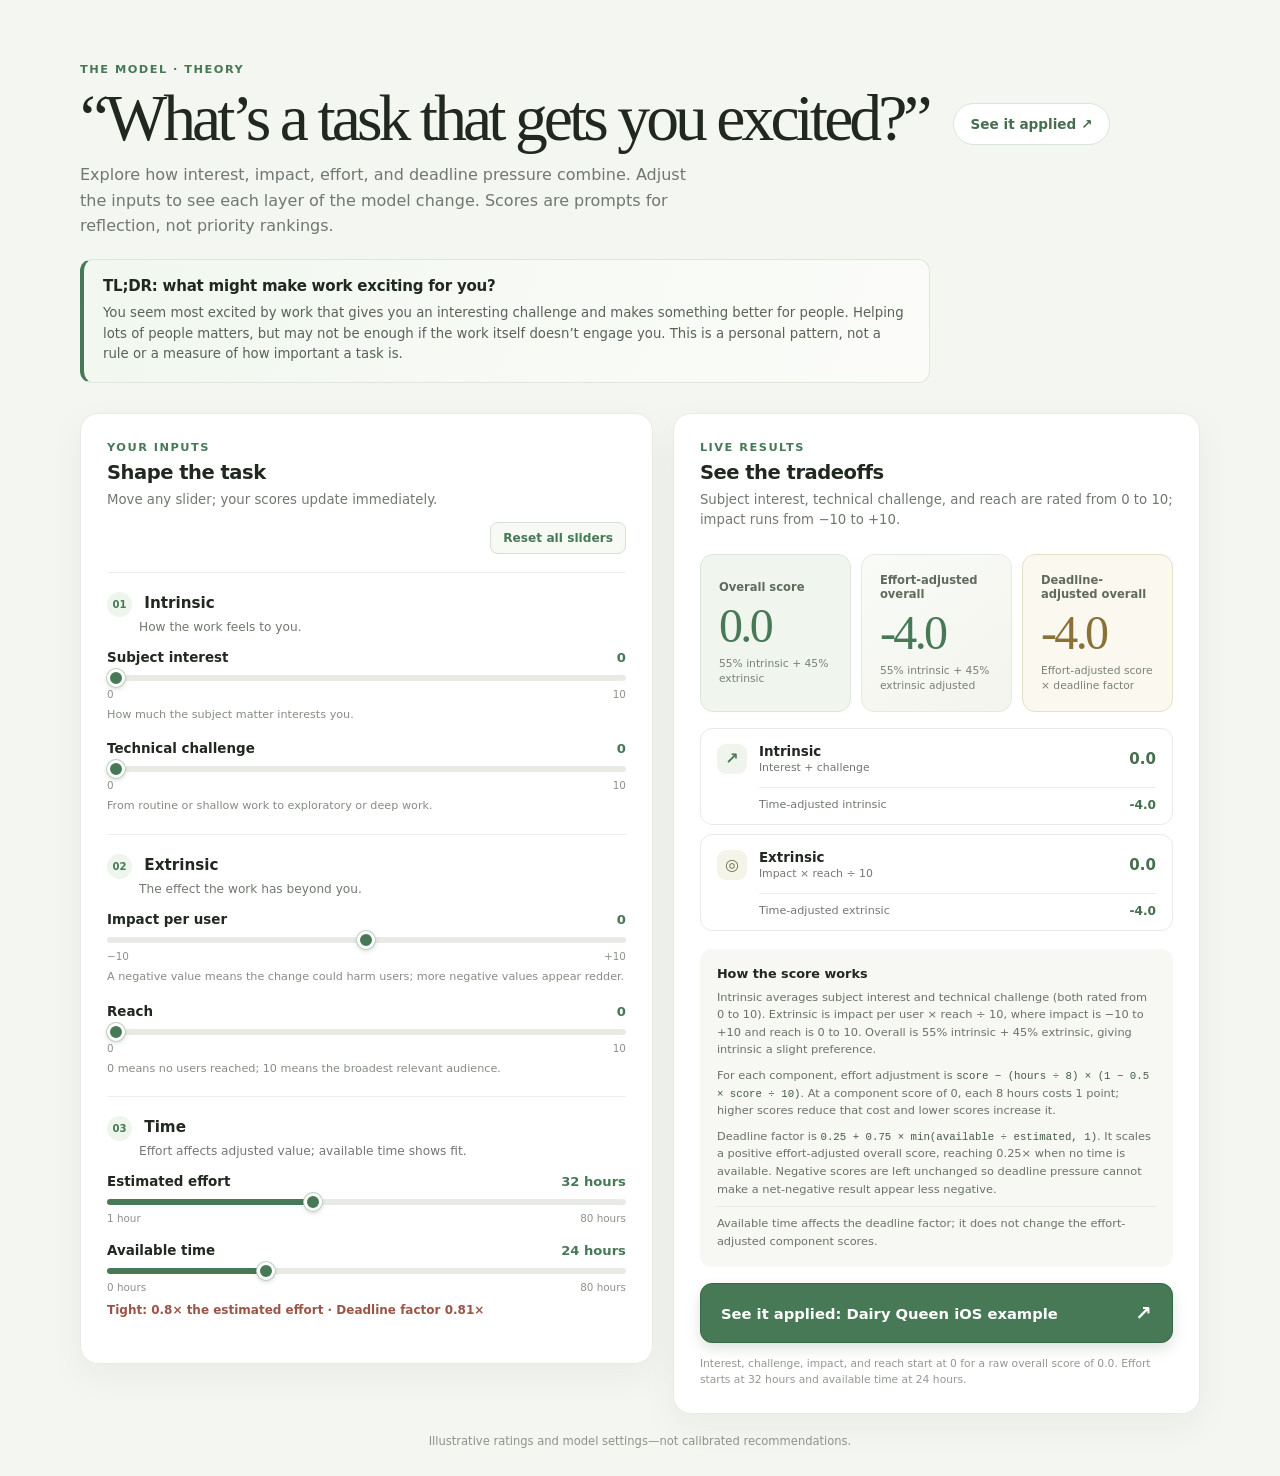
<file: index.html>
<!doctype html>
<html lang="en">
  <head>
    <meta charset="utf-8" />
    <meta name="viewport" content="width=device-width, initial-scale=1" />
    <meta
      name="description"
      content="Explore how ratings, effort, and deadline pressure shape the task scoring model."
    />
    <title>“What’s a task that gets you excited?” | The Model</title>
    <link rel="stylesheet" href="css/interactive.css" />
    <script src="js/interactive.js" defer></script>
  </head>
  <body>
    <main class="page">
      <header class="page-header">
        <div>
          <p class="eyebrow">The model · theory</p>
          <div class="page-title-row">
            <h1>“What’s a task that gets you excited?”</h1>
            <a class="applied-link" href="applied-example.html">
              See it applied <span aria-hidden="true">↗</span>
            </a>
          </div>
          <p class="intro">
            Explore how interest, impact, effort, and deadline pressure combine.
            Adjust the inputs to see each layer of the model change. Scores are
            prompts for reflection, not priority rankings.
          </p>
          <aside class="example-tldr" aria-labelledby="example-tldr-title">
            <h2 id="example-tldr-title">TL;DR: what might make work exciting for you?</h2>
            <p>
              You seem most excited by work that gives you an interesting
              challenge and makes something better for people. Helping lots of
              people matters, but may not be enough if the work itself doesn’t
              engage you. This is a personal pattern, not a rule or a measure
              of how important a task is.
            </p>
          </aside>
        </div>
      </header>

      <section class="workspace" aria-label="Task score explorer">
        <section class="controls-panel" aria-labelledby="inputs-title">
          <div class="section-heading">
            <p class="eyebrow">Your inputs</p>
            <h2 id="inputs-title">Shape the task</h2>
            <p>Move any slider; your scores update immediately.</p>
          </div>
          <button class="reset-button" id="reset-controls" type="button">Reset all sliders</button>

          <fieldset class="metric-group">
            <legend><span class="group-number">01</span> Intrinsic</legend>
            <p class="group-description">How the work feels to you.</p>
            <div class="slider-control">
              <div class="slider-label">
                <label for="interest">Subject interest</label>
                <output for="interest" id="interest-value">0</output>
              </div>
              <input id="interest" name="interest" type="range" min="0" max="10" step="0.5" value="0" />
              <div class="range-ends" aria-hidden="true"><span>0</span><span>10</span></div>
              <p class="metric-hint">How much the subject matter interests you.</p>
            </div>
            <div class="slider-control">
              <div class="slider-label">
                <label for="challenge">Technical challenge</label>
                <output for="challenge" id="challenge-value">0</output>
              </div>
              <input id="challenge" name="challenge" type="range" min="0" max="10" step="0.5" value="0" />
              <div class="range-ends" aria-hidden="true"><span>0</span><span>10</span></div>
              <p class="metric-hint">From routine or shallow work to exploratory or deep work.</p>
            </div>
          </fieldset>

          <fieldset class="metric-group">
            <legend><span class="group-number">02</span> Extrinsic</legend>
            <p class="group-description">The effect the work has beyond you.</p>
            <div class="slider-control">
              <div class="slider-label">
                <label for="impact">Impact per user</label>
                <output for="impact" id="impact-value">0</output>
              </div>
              <input class="impact-range" id="impact" name="impact" type="range" min="-10" max="10" step="1" value="0" />
              <div class="range-ends" aria-hidden="true"><span>−10</span><span>+10</span></div>
              <p class="metric-hint">A negative value means the change could harm users; more negative values appear redder.</p>
            </div>
            <div class="slider-control">
              <div class="slider-label">
                <label for="reach">Reach</label>
                <output for="reach" id="reach-value">0</output>
              </div>
              <input id="reach" name="reach" type="range" min="0" max="10" step="0.1" value="0" />
              <div class="range-ends" aria-hidden="true"><span>0</span><span>10</span></div>
              <p class="metric-hint">0 means no users reached; 10 means the broadest relevant audience.</p>
            </div>
          </fieldset>

          <fieldset class="metric-group effort-group">
            <legend><span class="group-number">03</span> Time</legend>
            <p class="group-description">Effort affects adjusted value; available time shows fit.</p>
            <div class="slider-control">
              <div class="slider-label">
                <label for="effort">Estimated effort</label>
                <output for="effort" id="effort-value">32 hours</output>
              </div>
              <input id="effort" name="effort" type="range" min="1" max="80" step="1" value="32" />
              <div class="range-ends" aria-hidden="true"><span>1 hour</span><span>80 hours</span></div>
            </div>
            <div class="slider-control">
              <div class="slider-label">
                <label for="budget">Available time</label>
                <output for="budget" id="budget-value">24 hours</output>
              </div>
                <input
                  id="budget"
                  name="budget"
                  type="range"
                  min="0"
                  max="80"
                  step="1"
                  value="24"
                />
              <div class="range-ends" aria-hidden="true"><span>0 hours</span><span>80 hours</span></div>
              <p class="time-fit" id="time-fit" aria-live="polite"></p>
            </div>
          </fieldset>
        </section>

        <section class="results-panel" aria-labelledby="results-title">
          <div class="section-heading">
            <p class="eyebrow">Live results</p>
            <h2 id="results-title">See the tradeoffs</h2>
            <p>Subject interest, technical challenge, and reach are rated from 0 to 10; impact runs from −10 to +10.</p>
          </div>

          <div class="score-summary" aria-live="polite" aria-atomic="true">
            <article class="score-card score-card-primary">
              <span class="score-label">Overall score</span>
              <strong class="score-value" id="overall-score">0.0</strong>
              <span class="score-caption">55% intrinsic + 45% extrinsic</span>
            </article>
            <article class="score-card score-card-adjusted">
              <span class="score-label">Effort-adjusted overall</span>
              <strong class="score-value" id="adjusted-score">-4.0</strong>
              <span class="score-caption">55% intrinsic + 45% extrinsic adjusted</span>
            </article>
            <article class="score-card score-card-deadline">
              <span class="score-label">Deadline-adjusted overall</span>
              <strong class="score-value" id="deadline-score">-4.0</strong>
              <span class="score-caption">Effort-adjusted score × deadline factor</span>
            </article>
          </div>

          <div class="component-scores">
            <article class="component-card">
              <div class="component-heading">
                <span class="component-icon" aria-hidden="true">↗</span>
                <div><h3>Intrinsic</h3><p>Interest + challenge</p></div>
                <strong id="intrinsic-score">0.0</strong>
              </div>
              <div class="component-detail">
                <span>Time-adjusted intrinsic</span><strong id="adjusted-intrinsic">-4.0</strong>
              </div>
            </article>
            <article class="component-card">
              <div class="component-heading">
                <span class="component-icon component-icon-extrinsic" aria-hidden="true">◎</span>
                <div><h3>Extrinsic</h3><p>Impact × reach ÷ 10</p></div>
                <strong id="extrinsic-score">0.0</strong>
              </div>
              <div class="component-detail">
                <span>Time-adjusted extrinsic</span><strong id="adjusted-extrinsic">-4.0</strong>
              </div>
            </article>
          </div>

          <aside class="model-note">
            <h3>How the score works</h3>
            <p>Intrinsic averages subject interest and technical challenge (both rated from 0 to 10). Extrinsic is impact per user × reach ÷ 10, where impact is −10 to +10 and reach is 0 to 10. Overall is 55% intrinsic + 45% extrinsic, giving intrinsic a slight preference.</p>
            <p>For each component, effort adjustment is <code>score − (hours ÷ 8) × (1 − 0.5 × score ÷ 10)</code>. At a component score of 0, each 8 hours costs 1 point; higher scores reduce that cost and lower scores increase it.</p>
            <p>Deadline factor is <code>0.25 + 0.75 × min(available ÷ estimated, 1)</code>. It scales a positive effort-adjusted overall score, reaching 0.25× when no time is available. Negative scores are left unchanged so deadline pressure cannot make a net-negative result appear less negative.</p>
            <p class="time-note">Available time affects the deadline factor; it does not change the effort-adjusted component scores.</p>
          </aside>
          <a class="applied-cta" href="applied-example.html">
            <span>See it applied: Dairy Queen iOS example</span>
            <span class="applied-cta-arrow" aria-hidden="true">↗</span>
          </a>
          <p class="starting-values">Interest, challenge, impact, and reach start at 0 for a raw overall score of 0.0. Effort starts at 32 hours and available time at 24 hours.</p>
        </section>
      </section>
      <footer>Illustrative ratings and model settings—not calibrated recommendations.</footer>
    </main>
  </body>
</html>
</file>
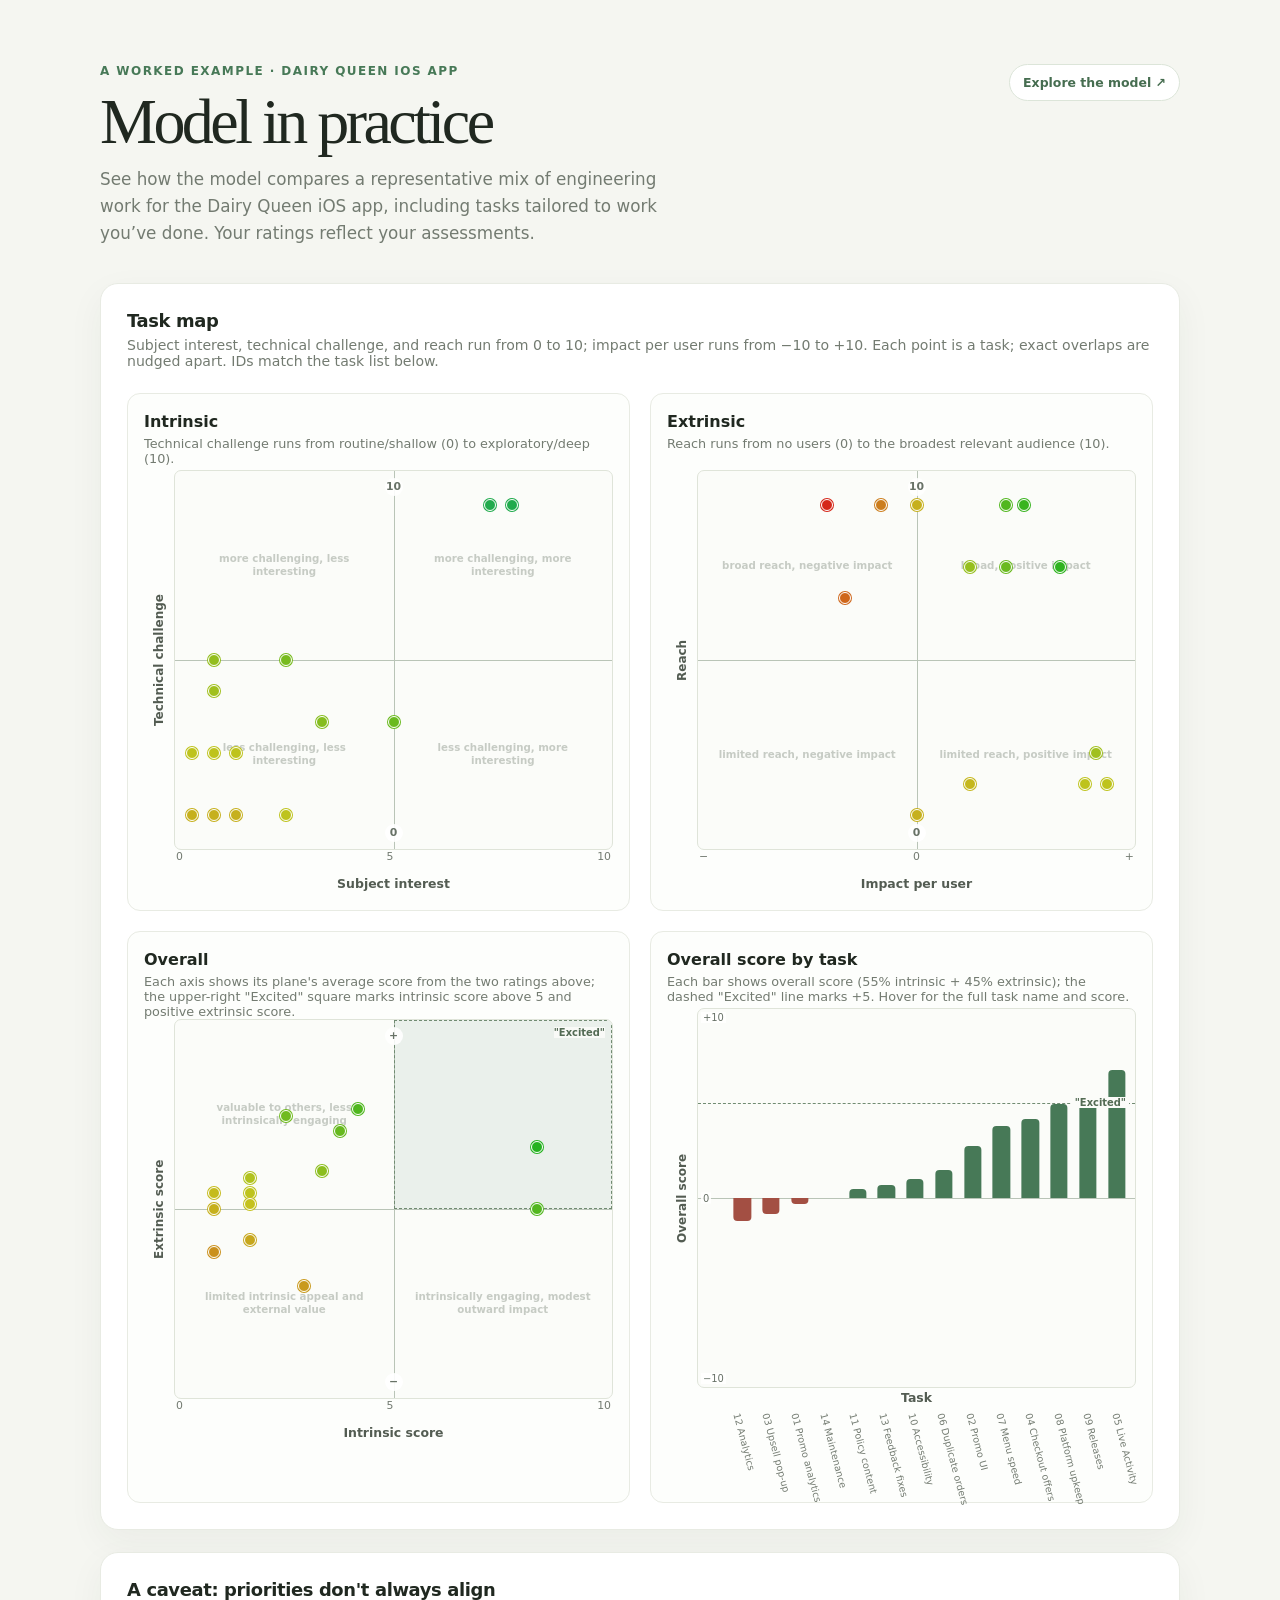
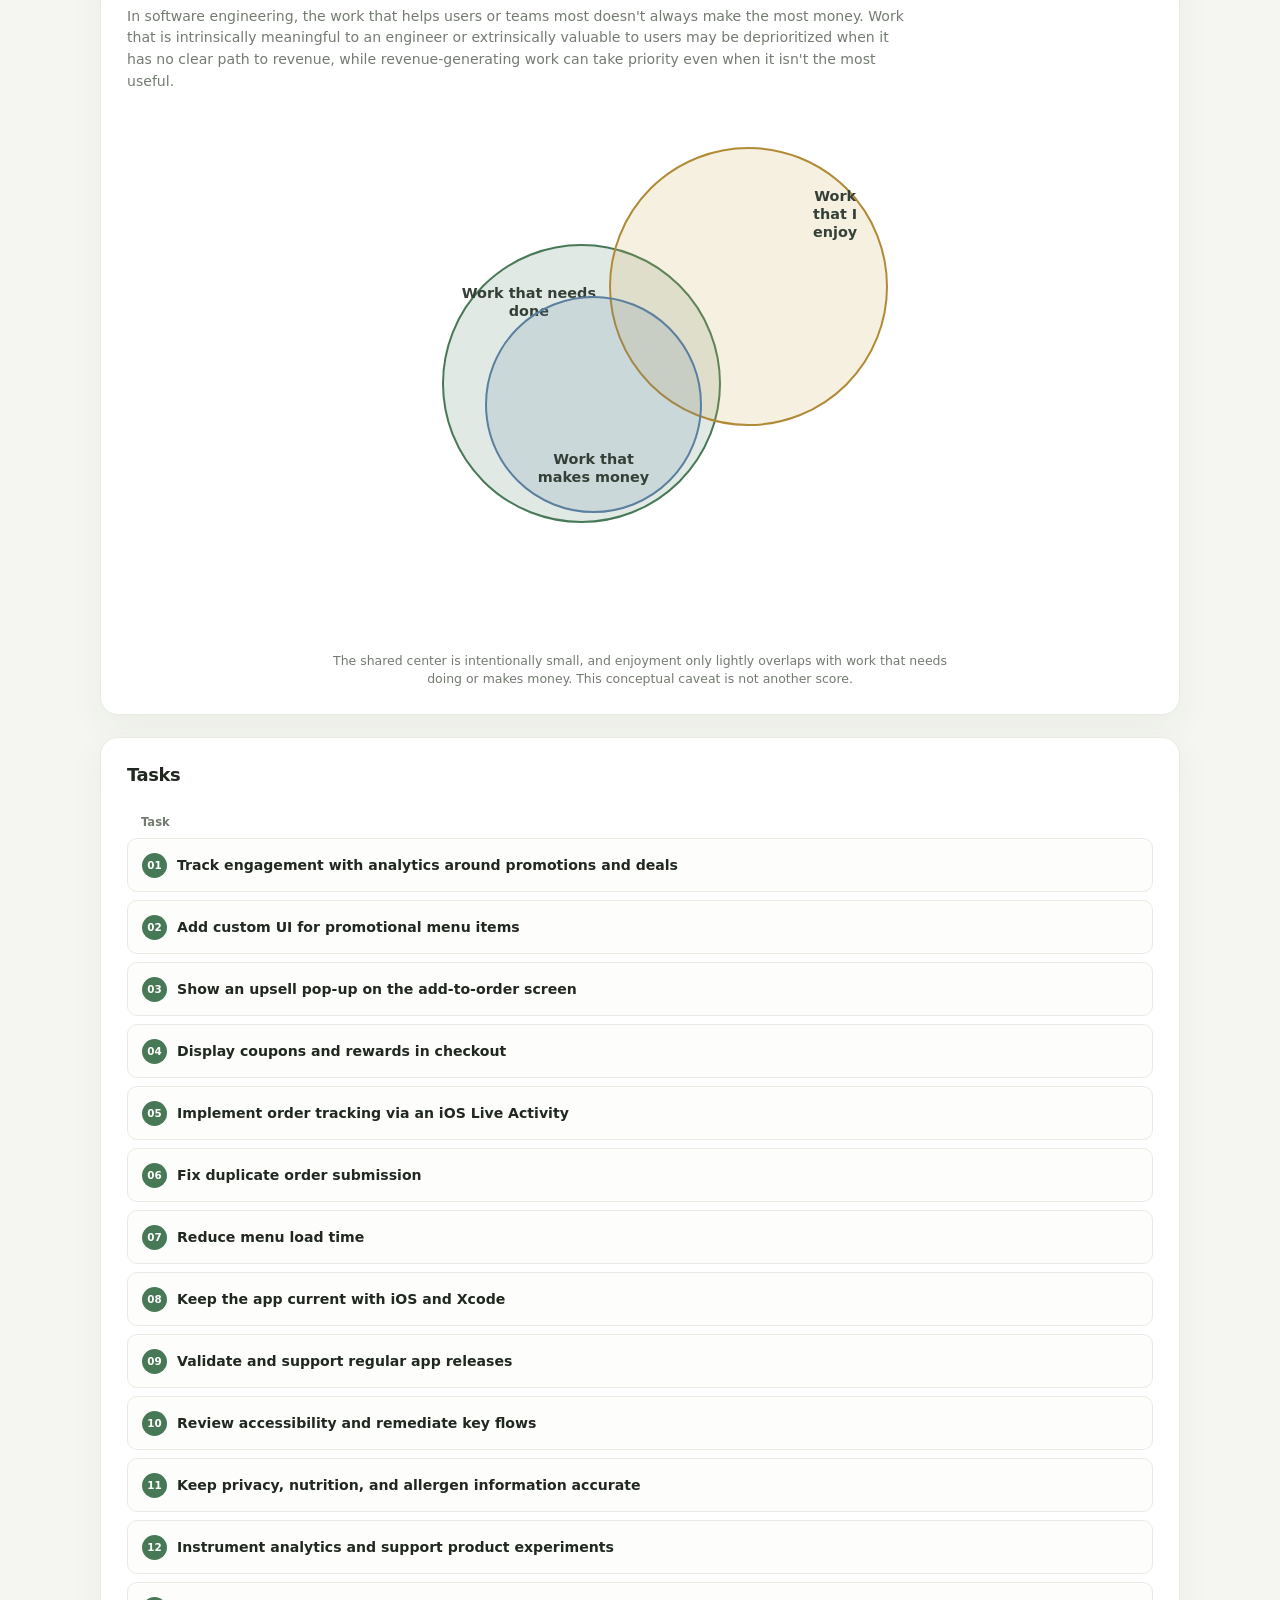
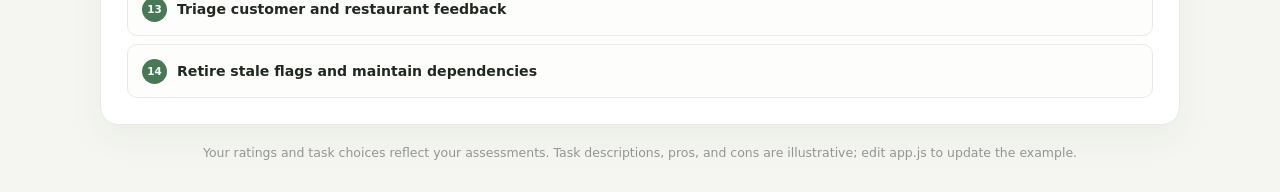
<file: applied-example.html>
<!doctype html>
<html lang="en">
  <head>
    <meta charset="utf-8" />
    <meta name="viewport" content="width=device-width, initial-scale=1" />
    <meta
      name="description"
      content="See the scoring model applied to a representative mix of Dairy Queen iOS engineering work."
    />
    <title>“What’s a task that gets you excited?” | Applied Example</title>
    <link rel="stylesheet" href="css/styles.css" />
    <link rel="stylesheet" href="css/charts.css" />
    <link rel="stylesheet" href="css/task-details.css" />
    <script src="js/task-data.js" defer></script>
    <script src="js/app.js" defer></script>
  </head>
  <body>
    <main class="page">
      <header class="page-header">
        <div>
          <p class="eyebrow">A worked example · Dairy Queen iOS app</p>
          <h1>Model in practice</h1>
          <p class="intro">
            See how the model compares a representative mix of
            engineering work for the Dairy Queen iOS app, including tasks
            tailored to work you’ve done. Your ratings reflect your
            assessments.
          </p>
        </div>
        <a class="model-link" href="index.html">
          Explore the model <span aria-hidden="true">↗</span>
        </a>
      </header>

      <section class="board" aria-labelledby="map-title">
        <div class="board-heading">
          <div>
            <h2 id="map-title">Task map</h2>
            <p>Subject interest, technical challenge, and reach run from 0 to 10; impact per user runs from −10 to +10. Each point is a task; exact overlaps are nudged apart. IDs match the task list below.</p>
          </div>
        </div>

        <div class="plane-grid">
          <section class="plane-card" aria-labelledby="intrinsic-title">
            <div class="plane-heading">
              <h3 id="intrinsic-title">Intrinsic</h3>
              <p>Technical challenge runs from routine/shallow (0) to exploratory/deep (10).</p>
            </div>
            <div class="plane-chart">
              <div class="plane-y-label">Technical challenge</div>
              <div
                class="plane-plot plane-plot-positive-x"
                id="intrinsic-plot"
                role="group"
                aria-label="Intrinsic plane: subject interest by technical challenge"
              >
                <span class="y-sign y-sign-positive" aria-hidden="true">10</span>
                <span class="y-sign y-sign-negative" aria-hidden="true">0</span>
                <span class="quadrant-label quadrant-top-left" aria-hidden="true">more challenging, less interesting</span>
                <span class="quadrant-label quadrant-top-right" aria-hidden="true">more challenging, more interesting</span>
                <span class="quadrant-label quadrant-bottom-left" aria-hidden="true">less challenging, less interesting</span>
                <span class="quadrant-label quadrant-bottom-right" aria-hidden="true">less challenging, more interesting</span>
              </div>
              <div class="plane-x-label">Subject interest</div>
              <div class="plot-endpoints plot-endpoints-interest" aria-hidden="true">
                <span>0</span>
                <span>5</span>
                <span>10</span>
              </div>
            </div>
          </section>

          <section class="plane-card" aria-labelledby="extrinsic-title">
            <div class="plane-heading">
              <h3 id="extrinsic-title">Extrinsic</h3>
              <p>Reach runs from no users (0) to the broadest relevant audience (10).</p>
            </div>
            <div class="plane-chart">
              <div class="plane-y-label">Reach</div>
              <div
                class="plane-plot plane-plot-positive-y"
                id="extrinsic-plot"
                role="group"
                aria-label="Extrinsic plane: impact per user by reach"
              >
                <span class="y-sign y-sign-positive" aria-hidden="true">10</span>
                <span class="y-sign y-sign-negative" aria-hidden="true">0</span>
                <span class="quadrant-label quadrant-top-left" aria-hidden="true">broad reach, negative impact</span>
                <span class="quadrant-label quadrant-top-right" aria-hidden="true">broad, positive impact</span>
                <span class="quadrant-label quadrant-bottom-left" aria-hidden="true">limited reach, negative impact</span>
                <span class="quadrant-label quadrant-bottom-right" aria-hidden="true">limited reach, positive impact</span>
              </div>
              <div class="plane-x-label">Impact per user</div>
              <div class="plot-endpoints" aria-hidden="true">
                <span>−</span>
                <span>0</span>
                <span>+</span>
              </div>
            </div>
          </section>

          <section class="plane-card" aria-labelledby="combined-title">
            <div class="plane-heading">
              <h3 id="combined-title">Overall</h3>
              <p>Each axis shows its plane's average score from the two ratings above; the upper-right "Excited" square marks intrinsic score above 5 and positive extrinsic score.</p>
            </div>
            <div class="plane-chart">
              <div class="plane-y-label">Extrinsic score</div>
              <div
                class="plane-plot plane-plot-positive-x"
                id="combined-plot"
                role="group"
                aria-label="Combined view: intrinsic score by extrinsic score"
              >
                <span class="excited-zone" aria-hidden="true"><span>"Excited"</span></span>
                <span class="y-sign y-sign-positive" aria-hidden="true">+</span>
                <span class="y-sign y-sign-negative" aria-hidden="true">−</span>
                <span class="quadrant-label quadrant-top-left" aria-hidden="true">valuable to others, less intrinsically engaging</span>
                <span class="quadrant-label quadrant-bottom-left" aria-hidden="true">limited intrinsic appeal and external value</span>
                <span class="quadrant-label quadrant-bottom-right" aria-hidden="true">intrinsically engaging, modest outward impact</span>
              </div>
              <div class="plane-x-label">Intrinsic score</div>
              <div class="plot-endpoints plot-endpoints-interest" aria-hidden="true">
                <span>0</span>
                <span>5</span>
                <span>10</span>
              </div>
            </div>
          </section>

          <section class="plane-card" aria-labelledby="overall-chart-title">
            <div class="plane-heading">
              <h3 id="overall-chart-title">Overall score by task</h3>
              <p>Each bar shows overall score (55% intrinsic + 45% extrinsic); the dashed "Excited" line marks +5. Hover for the full task name and score.</p>
            </div>
            <div class="overall-chart">
              <div class="overall-y-label">Overall score</div>
              <div
                class="overall-plot"
                id="overall-plot"
                role="group"
                aria-label="Overall composed score for each task, from minus ten to plus ten"
              >
                <span class="score-tick score-tick-positive" aria-hidden="true">+10</span>
                <span class="score-tick score-tick-zero" aria-hidden="true">0</span>
                <span class="score-tick score-tick-negative" aria-hidden="true">−10</span>
                <span class="overall-excited-line" aria-hidden="true"><span>"Excited"</span></span>
                <div class="overall-bars" id="overall-bars"></div>
              </div>
              <div class="overall-x-label">Task</div>
              <div class="overall-task-labels" id="overall-task-labels" aria-hidden="true"></div>
            </div>
          </section>

        </div>
      </section>

      <section class="board value-caveat" aria-labelledby="value-caveat-title">
        <div class="board-heading">
          <div>
            <h2 id="value-caveat-title">A caveat: priorities don't always align</h2>
            <p>
              In software engineering, the work that helps users or teams most
              doesn't always make the most money. Work that is intrinsically
              meaningful to an engineer or extrinsically valuable to users may
              be deprioritized when it has no clear path to revenue, while
              revenue-generating work can take priority even when it isn't the
              most useful.
            </p>
          </div>
        </div>
        <figure class="venn-figure">
          <div
            class="venn-diagram"
            role="img"
            aria-label="Three overlapping circles: Work that needs done, Work that I enjoy, and Work that makes money."
            aria-describedby="venn-description"
          >
            <div class="venn-circle venn-needs"><span>Work that needs done</span></div>
            <div class="venn-circle venn-enjoy"><span>Work that I enjoy</span></div>
            <div class="venn-circle venn-money"><span>Work that makes money</span></div>
          </div>
          <figcaption id="venn-description">
            The shared center is intentionally small, and enjoyment only lightly
            overlaps with work that needs doing or makes money. This conceptual
            caveat is not another score.
          </figcaption>
        </figure>
      </section>

      <section class="board task-board" aria-labelledby="tasks-title">
        <div class="board-heading">
          <div>
            <h2 id="tasks-title">Tasks</h2>
          </div>
        </div>
        <div class="task-list-heading" aria-hidden="true">
          <span>Task</span>
        </div>
        <ol class="task-list" id="task-list"></ol>
      </section>

      <footer>
        <p>Your ratings and task choices reflect your assessments. Task descriptions, pros, and cons are illustrative; edit app.js to update the example.</p>
      </footer>
    </main>
    <div class="task-tooltip" id="task-tooltip" role="tooltip" aria-hidden="true"></div>
    <dialog class="task-modal" id="task-modal" aria-labelledby="task-modal-title">
      <div class="task-modal-header">
        <h2 id="task-modal-title"></h2>
        <button
          class="task-modal-close"
          id="task-modal-close"
          type="button"
          aria-label="Close task details"
        >
          ×
        </button>
      </div>
      <div id="task-modal-content"></div>
    </dialog>
  </body>
</html>
</file>
<file: css/interactive.css>
:root {
  color-scheme: light;
  font-family: Inter, ui-sans-serif, system-ui, -apple-system, BlinkMacSystemFont,
    "Segoe UI", sans-serif;
  color: #202820;
  background: #f4f6f1;
  font-synthesis: none;
  text-rendering: optimizeLegibility;
  --ink: #202820;
  --muted: #70796f;
  --line: #e1e7dc;
  --accent: #477957;
  --accent-soft: #eef5ec;
}

* {
  box-sizing: border-box;
}

body {
  min-width: 320px;
  min-height: 100vh;
  margin: 0;
}

.page {
  width: min(100% - 40px, 1120px);
  margin: 0 auto;
  padding: 62px 0 28px;
}

.page-header {
  display: flex;
  align-items: flex-end;
  justify-content: space-between;
  gap: 28px;
  margin-bottom: 30px;
}

.page-title-row {
  display: flex;
  flex-wrap: wrap;
  align-items: center;
  justify-content: space-between;
  gap: 12px 24px;
}

.page-title-row h1 {
  flex: 1 1 300px;
}

.applied-link {
  flex: none;
  padding: 12px 17px;
  border: 1px solid #dce5d9;
  border-radius: 999px;
  color: #466d50;
  background: #fff;
  font-size: 0.85rem;
  font-weight: 650;
  text-decoration: none;
}

.applied-link:hover {
  border-color: #b9cdb8;
  background: #f9fcf7;
}

.applied-link:focus-visible {
  outline: 3px solid #a6c1ac;
  outline-offset: 3px;
}

.eyebrow {
  margin: 0 0 10px;
  color: var(--accent);
  font-size: 0.71rem;
  font-weight: 750;
  letter-spacing: 0.13em;
  text-transform: uppercase;
}

h1,
h2,
h3,
p {
  margin-top: 0;
}

h1 {
  margin-bottom: 12px;
  font-family: Georgia, "Times New Roman", serif;
  font-size: clamp(2.7rem, 7vw, 4.1rem);
  font-weight: 500;
  letter-spacing: -0.06em;
  line-height: 0.98;
}

.intro {
  max-width: 620px;
  margin-bottom: 0;
  color: var(--muted);
  font-size: 1rem;
  line-height: 1.6;
}

.example-tldr {
  max-width: 850px;
  margin-top: 20px;
  padding: 17px 19px;
  border: 1px solid #dce8d9;
  border-left: 4px solid var(--accent);
  border-radius: 12px;
  background: linear-gradient(110deg, #f2f7f0, #fbfcf9);
}

.example-tldr h2 {
  margin-bottom: 8px;
  font-size: 0.94rem;
  letter-spacing: -0.015em;
}

.example-tldr p {
  margin-bottom: 8px;
  color: #586257;
  font-size: 0.83rem;
  line-height: 1.55;
}

.example-tldr p:last-child {
  margin-bottom: 0;
}

.workspace {
  display: grid;
  grid-template-columns: minmax(0, 1fr) minmax(0, 0.92fr);
  align-items: start;
  gap: 20px;
}

.controls-panel,
.results-panel {
  min-width: 0;
  padding: 26px;
  border: 1px solid #e8ebe3;
  border-radius: 18px;
  background: #fff;
  box-shadow: 0 12px 36px rgb(37 52 37 / 5%);
}

.section-heading {
  margin-bottom: 24px;
}

.section-heading .eyebrow {
  margin-bottom: 7px;
}

.section-heading h2 {
  margin-bottom: 6px;
  font-size: 1.22rem;
  letter-spacing: -0.025em;
}

.section-heading > p:last-child {
  margin-bottom: 0;
  color: var(--muted);
  font-size: 0.83rem;
  line-height: 1.5;
}

.reset-button {
  display: block;
  margin: -12px 0 18px auto;
  padding: 8px 12px;
  border: 1px solid #d7e1d4;
  border-radius: 8px;
  color: var(--accent);
  background: #f6f9f4;
  font: inherit;
  font-size: 0.76rem;
  font-weight: 650;
  cursor: pointer;
}

.reset-button:hover {
  background: var(--accent-soft);
}

.reset-button:focus-visible {
  outline: 3px solid #b6cfb8;
  outline-offset: 3px;
}

.metric-group {
  min-width: 0;
  margin: 0;
  padding: 19px 0 20px;
  border: 0;
  border-top: 1px solid #edf0e9;
}

.metric-group legend {
  float: left;
  width: 100%;
  margin-bottom: 3px;
  padding: 0;
  font-size: 0.95rem;
  font-weight: 700;
}

.group-number {
  display: inline-grid;
  width: 25px;
  height: 25px;
  margin-right: 7px;
  place-items: center;
  border-radius: 50%;
  color: var(--accent);
  background: var(--accent-soft);
  font-size: 0.63rem;
  font-variant-numeric: tabular-nums;
}

.group-description {
  clear: both;
  margin: 0 0 16px 32px;
  color: var(--muted);
  font-size: 0.76rem;
}

.slider-control + .slider-control {
  margin-top: 19px;
}

.slider-label {
  display: flex;
  align-items: center;
  justify-content: space-between;
  gap: 12px;
  margin-bottom: 10px;
}

.slider-label label {
  font-size: 0.84rem;
  font-weight: 650;
}

.slider-label output {
  min-width: 54px;
  color: var(--accent);
  font-size: 0.82rem;
  font-variant-numeric: tabular-nums;
  font-weight: 750;
  text-align: right;
}

input[type="range"] {
  display: block;
  width: 100%;
  height: 6px;
  margin: 0;
  border-radius: 999px;
  appearance: none;
  background: linear-gradient(
    to right,
    var(--accent) 0,
    var(--accent) var(--range-progress),
    #e7ebe4 var(--range-progress),
    #e7ebe4 100%
  );
  cursor: pointer;
}

input[type="range"].impact-range {
  background: linear-gradient(
    to right,
    #e7ebe4 0,
    #e7ebe4 calc(50% - var(--impact-negative-progress, 0%)),
    var(--impact-color, var(--accent))
      calc(50% - var(--impact-negative-progress, 0%)),
    var(--impact-color, var(--accent))
      calc(50% + var(--impact-positive-progress, 0%)),
    #e7ebe4 calc(50% + var(--impact-positive-progress, 0%)),
    #e7ebe4 100%
  );
}

input[type="range"]::-webkit-slider-thumb {
  width: 18px;
  height: 18px;
  border: 3px solid #fff;
  border-radius: 50%;
  appearance: none;
  background: var(--accent);
  box-shadow: 0 0 0 1px #bdd0bd, 0 2px 5px rgb(30 55 34 / 20%);
}

input[type="range"]::-moz-range-thumb {
  width: 13px;
  height: 13px;
  border: 3px solid #fff;
  border-radius: 50%;
  background: var(--accent);
  box-shadow: 0 0 0 1px #bdd0bd, 0 2px 5px rgb(30 55 34 / 20%);
}

input[type="range"].impact-range::-webkit-slider-thumb {
  background: var(--impact-color, var(--accent));
}

input[type="range"].impact-range::-moz-range-thumb {
  background: var(--impact-color, var(--accent));
}

input[type="range"]:focus-visible {
  outline: 3px solid #b6cfb8;
  outline-offset: 6px;
}

.range-ends {
  display: flex;
  justify-content: space-between;
  margin-top: 7px;
  color: #8b9389;
  font-size: 0.65rem;
  font-variant-numeric: tabular-nums;
}

.metric-hint {
  margin: 7px 0 0;
  color: #858d82;
  font-size: 0.7rem;
  line-height: 1.4;
}

.time-fit {
  margin: 10px 0 0;
  font-size: 0.75rem;
  font-weight: 700;
}

.fit-tight {
  color: #9a5548;
}

.fit-balanced {
  color: #477957;
}

.fit-slack {
  color: #967538;
}

.score-summary {
  display: grid;
  grid-template-columns: repeat(3, minmax(0, 1fr));
  gap: 10px;
  margin-bottom: 16px;
}

.score-card {
  display: flex;
  min-height: 150px;
  flex-direction: column;
  justify-content: center;
  padding: 18px;
  border: 1px solid #e5ebe1;
  border-radius: 13px;
  background: #f9fbf7;
}

.score-card-primary {
  border-color: #d9e7d7;
  background: #f0f6ed;
}

.score-card-adjusted {
  background: linear-gradient(145deg, #f9fbf7, #f3f4ed);
}

.score-card-deadline {
  border-color: #e7dfc9;
  background: #fbf8f0;
}

.score-card-deadline .score-value {
  color: #8a7137;
}

.score-label {
  color: #5f6b5d;
  font-size: 0.72rem;
  font-weight: 650;
}

.score-value {
  margin: 8px 0 6px;
  color: var(--accent);
  font-family: Georgia, "Times New Roman", serif;
  font-size: clamp(2.1rem, 4vw, 3rem);
  font-weight: 500;
  letter-spacing: -0.055em;
  line-height: 1;
  font-variant-numeric: tabular-nums;
}

.score-caption {
  color: #788175;
  font-size: 0.67rem;
  line-height: 1.4;
}

.component-scores {
  display: grid;
  gap: 9px;
}

.component-card {
  padding: 15px 16px 12px;
  border: 1px solid #e8ebe3;
  border-radius: 12px;
}

.component-heading {
  display: grid;
  grid-template-columns: 32px minmax(0, 1fr) auto;
  align-items: center;
  gap: 10px;
}

.component-icon {
  display: grid;
  width: 30px;
  height: 30px;
  place-items: center;
  border-radius: 9px;
  color: #477957;
  background: #eff5ec;
  font-size: 1rem;
  font-weight: 700;
}

.component-icon-extrinsic {
  color: #727a58;
  background: #f4f4e9;
}

.component-heading h3 {
  margin: 0 0 2px;
  font-size: 0.84rem;
}

.component-heading p {
  margin: 0;
  color: var(--muted);
  font-size: 0.68rem;
}

.component-heading > strong,
.component-detail strong {
  color: #456f4f;
  font-size: 0.94rem;
  font-variant-numeric: tabular-nums;
}

.component-detail {
  display: flex;
  justify-content: space-between;
  gap: 12px;
  margin: 13px 0 0 42px;
  padding-top: 10px;
  border-top: 1px solid #edf0e9;
  color: var(--muted);
  font-size: 0.7rem;
}

.component-detail strong {
  font-size: 0.76rem;
}

.model-note {
  margin-top: 18px;
  padding: 17px;
  border-radius: 12px;
  background: #f7f8f4;
}

.model-note h3 {
  margin-bottom: 8px;
  font-size: 0.8rem;
}

.model-note p {
  margin-bottom: 8px;
  color: #697267;
  font-size: 0.71rem;
  line-height: 1.55;
}

.model-note p:last-child {
  margin-bottom: 0;
}

.model-note code {
  color: #435b46;
  font-family: ui-monospace, SFMono-Regular, Menlo, monospace;
  font-size: 0.67rem;
  overflow-wrap: anywhere;
}

.model-note .time-note {
  padding-top: 8px;
  border-top: 1px solid #e5e9e0;
}

.applied-cta {
  display: flex;
  min-height: 60px;
  align-items: center;
  justify-content: space-between;
  gap: 16px;
  margin-top: 16px;
  padding: 16px 20px;
  border: 1px solid #386843;
  border-radius: 12px;
  color: #fff;
  background: var(--accent);
  box-shadow: 0 6px 14px rgb(39 81 48 / 15%);
  font-size: 0.92rem;
  font-weight: 700;
  text-decoration: none;
  transition: background-color 120ms ease, box-shadow 120ms ease, transform 120ms ease;
}

.applied-cta:hover {
  background: #386843;
  box-shadow: 0 8px 18px rgb(39 81 48 / 22%);
  transform: translateY(-1px);
}

.applied-cta:focus-visible {
  outline: 3px solid #a6c1ac;
  outline-offset: 3px;
}

.applied-cta-arrow {
  font-size: 1.25rem;
  line-height: 1;
}

.starting-values {
  margin: 13px 0 0;
  color: #92998f;
  font-size: 0.67rem;
  line-height: 1.45;
}

footer {
  padding-top: 20px;
  color: #8c9489;
  font-size: 0.72rem;
  text-align: center;
}

@media (max-width: 800px) {
  .page {
    width: min(100% - 32px, 620px);
    padding-top: 40px;
  }

  .page-header {
    align-items: flex-start;
    flex-direction: column;
    gap: 18px;
  }

  .workspace {
    grid-template-columns: 1fr;
  }

  .score-card {
    min-height: 138px;
  }
}

@media (max-width: 480px) {
  .page {
    width: min(100% - 24px, 620px);
    padding-top: 30px;
  }

  .page-title-row {
    align-items: flex-start;
    flex-direction: column;
    gap: 10px;
  }

  .page-title-row h1 {
    flex-basis: auto;
  }

  .controls-panel,
  .results-panel {
    padding: 20px 16px;
    border-radius: 14px;
  }

  .score-card {
    min-height: 122px;
    padding: 11px;
  }

  .score-label {
    font-size: 0.64rem;
  }

  .score-value {
    font-size: 2rem;
  }

  .score-caption {
    font-size: 0.62rem;
  }

  .model-note {
    padding: 14px;
  }
}
</file>
<file: css/styles.css>
:root {
  color-scheme: light;
  font-family: Inter, ui-sans-serif, system-ui, -apple-system, BlinkMacSystemFont,
    "Segoe UI", sans-serif;
  color: #202820;
  background: #f5f6f1;
  font-synthesis: none;
  text-rendering: optimizeLegibility;
  --ink: #202820;
  --muted: #737b71;
  --line: #dfe4d9;
  --accent: #477957;
}

* {
  box-sizing: border-box;
}

body {
  min-width: 320px;
  min-height: 100vh;
  margin: 0;
}

.page {
  width: min(100% - 40px, 1080px);
  margin: 0 auto;
  padding: 64px 0 32px;
}

.page-header {
  display: flex;
  align-items: flex-start;
  justify-content: space-between;
  gap: 24px;
  margin-bottom: 36px;
}

.model-link {
  flex: none;
  padding: 10px 13px;
  border: 1px solid #dce5d9;
  border-radius: 999px;
  color: #466d50;
  background: #fff;
  font-size: 0.78rem;
  font-weight: 650;
  text-decoration: none;
}

.model-link:hover {
  border-color: #b9cdb8;
  background: #f9fcf7;
}

.eyebrow {
  margin: 0 0 12px;
  color: var(--accent);
  font-size: 0.75rem;
  font-weight: 700;
  letter-spacing: 0.12em;
  text-transform: uppercase;
}

h1,
h2,
h3,
p {
  margin-top: 0;
}

h1 {
  margin-bottom: 12px;
  font-family: Georgia, "Times New Roman", serif;
  font-size: clamp(2.75rem, 7vw, 4rem);
  font-weight: 500;
  letter-spacing: -0.055em;
  line-height: 1;
}

.intro {
  max-width: 560px;
  margin-bottom: 0;
  color: var(--muted);
  font-size: 1.05rem;
  line-height: 1.6;
}


.board {
  padding: 26px;
  border: 1px solid #e8ebe3;
  border-radius: 18px;
  background: #fff;
  box-shadow: 0 12px 36px rgb(37 52 37 / 5%);
}

.board + .board {
  margin-top: 22px;
}

.value-caveat .board-heading {
  margin-bottom: 16px;
}

.value-caveat .board-heading p {
  max-width: 780px;
  line-height: 1.55;
}

.venn-figure {
  margin: 0;
}

.venn-diagram {
  position: relative;
  width: min(100%, 620px);
  aspect-ratio: 1.15;
  margin: 0 auto;
}

.venn-circle {
  position: absolute;
  display: block;
  width: 50%;
  aspect-ratio: 1;
  border: 2px solid;
  border-radius: 50%;
}

.venn-circle span {
  position: absolute;
  color: #344037;
  font-size: 0.9rem;
  font-weight: 700;
  line-height: 1.25;
  text-align: center;
}

.venn-needs {
  z-index: 1;
  top: 25%;
  left: 18%;
  border-color: #477957;
  background: rgb(71 121 87 / 16%);
  width: 45%
}

.venn-needs span {
  top: 14%;
  left: 6%;
  width: 50%;
}

.venn-enjoy {
  z-index: 2;
  top: 7%;
  right: 10%;
  border-color: #b18a36;
  background: rgb(206 171 86 / 18%);
  width: 45%
}

.venn-enjoy span {
  top: 14%;
  right: 6%;
  width: 25%;
}

.venn-money {
  z-index: 3;
  bottom: 25%;
  left: 25%;
  border-color: #5b7f9f;
  background: rgb(91 127 159 / 16%);
  width: 35%;
}

.venn-money span {
  bottom: 12%;
  left: 20%;
  width: 60%;
}

.venn-figure figcaption {
  max-width: 620px;
  margin: 4px auto 0;
  color: var(--muted);
  font-size: 0.78rem;
  line-height: 1.45;
  text-align: center;
}

.board-heading {
  display: flex;
  align-items: flex-start;
  justify-content: space-between;
  gap: 20px;
  margin-bottom: 24px;
}

.board-heading h2 {
  margin-bottom: 6px;
  font-size: 1.12rem;
  letter-spacing: -0.02em;
}

.board-heading p {
  margin-bottom: 0;
  color: var(--muted);
  font-size: 0.88rem;
}

footer {
  padding-top: 20px;
  color: #90978d;
  font-size: 0.78rem;
  text-align: center;
}

footer p {
  margin: 0;
}


@media (max-width: 760px) {
  .page {
    width: min(100% - 28px, 1080px);
    padding-top: 42px;
  }

}

@media (max-width: 480px) {
  .page-header {
    gap: 12px;
    margin-bottom: 26px;
  }

  .model-link {
    padding: 8px 10px;
    font-size: 0.72rem;
  }

  .board {
    padding: 20px 14px;
  }

  .venn-circle span {
    font-size: 0.68rem;
  }

  .board-heading {
    flex-direction: column;
    gap: 10px;
  }

}
</file>
<file: css/charts.css>
.plane-grid {
  display: grid;
  grid-template-columns: repeat(2, minmax(0, 1fr));
  gap: 20px;
}

.plane-card {
  min-width: 0;
  padding: 18px 16px 12px;
  border: 1px solid #e8ebe3;
  border-radius: 13px;
  background: #fdfefc;
}

.plane-heading {
  min-height: 58px;
}

.plane-heading h3 {
  margin-bottom: 5px;
  font-size: 1rem;
}

.plane-heading p {
  margin-bottom: 0;
  color: var(--muted);
  font-size: 0.8rem;
}

.plane-chart {
  display: grid;
  grid-template-columns: 30px minmax(0, 1fr);
  grid-template-rows: minmax(260px, min(30vw, 380px)) 20px 28px;
}

.plane-y-label {
  display: flex;
  align-items: center;
  justify-content: center;
  grid-column: 1;
  grid-row: 1;
  color: #535c52;
  font-size: 0.75rem;
  font-weight: 650;
  writing-mode: vertical-rl;
  transform: rotate(180deg);
}

.plane-plot {
  position: relative;
  overflow: hidden;
  grid-column: 2;
  grid-row: 1;
  min-width: 0;
  min-height: 0;
  border: 1px solid var(--line);
  border-radius: 7px;
  background-color: #fbfcf9;
}

.plane-plot::before,
.plane-plot::after {
  position: absolute;
  z-index: 0;
  content: "";
  pointer-events: none;
  background: #b9c4b7;
}

.plane-plot::before {
  top: 50%;
  right: 0;
  left: 0;
  height: 1px;
}

.plane-plot::after {
  top: 0;
  bottom: 0;
  left: 50%;
  width: 1px;
}

.y-sign {
  position: absolute;
  z-index: 2;
  left: 50%;
  display: grid;
  width: 18px;
  height: 18px;
  place-items: center;
  border-radius: 50%;
  color: #687267;
  background: rgb(255 255 255 / 90%);
  font-size: 0.68rem;
  font-weight: 700;
  transform: translateX(-50%);
}

.y-sign-positive {
  top: 7px;
}

.y-sign-negative {
  bottom: 7px;
}

.quadrant-label {
  position: absolute;
  z-index: 0;
  width: 42%;
  color: #8e988c;
  font-size: clamp(0.52rem, 0.8vw, 0.68rem);
  font-weight: 600;
  line-height: 1.25;
  opacity: 0.48;
  pointer-events: none;
  text-align: center;
  transform: translate(-50%, -50%);
  user-select: none;
}

.quadrant-top-left {
  top: 25%;
  left: 25%;
}

.quadrant-top-right {
  top: 25%;
  left: 75%;
}

.quadrant-bottom-left {
  top: 75%;
  left: 25%;
}

.quadrant-bottom-right {
  top: 75%;
  left: 75%;
}

.task-marker {
  position: absolute;
  z-index: 1;
  display: grid;
  width: 12px;
  height: 12px;
  place-items: center;
  border: 1px solid #fff;
  border-radius: 50%;
  background: var(--marker-color, var(--accent));
  box-shadow: 0 0 0 1px var(--marker-color, var(--accent));
  color: #fff;
  cursor: pointer;
  user-select: none;
  transform: translate(-50%, -50%);
}

.task-marker::before {
  position: absolute;
  inset: -5px;
  border-radius: 50%;
  content: "";
}

.task-marker:hover,
.task-marker:focus-visible {
  z-index: 3;
}

.task-tooltip {
  position: fixed;
  z-index: 10;
  max-width: min(280px, calc(100vw - 16px));
  padding: 8px 10px;
  border: 1px solid #dce4d9;
  border-radius: 8px;
  color: #202820;
  background: #fff;
  box-shadow: 0 4px 14px rgb(27 53 34 / 16%);
  font-size: 0.76rem;
  line-height: 1.45;
  white-space: pre-line;
  pointer-events: none;
  visibility: hidden;
  opacity: 0;
  transition: opacity 70ms ease-out, visibility 0s linear 70ms;
}

.task-tooltip.is-visible {
  visibility: visible;
  opacity: 1;
  transition-delay: 0s;
}

.plane-x-label {
  display: flex;
  align-items: center;
  justify-content: center;
  grid-column: 2;
  grid-row: 3;
  color: #535c52;
  font-size: 0.78rem;
  font-weight: 650;
}

.plot-endpoints {
  display: flex;
  justify-content: space-between;
  grid-column: 2;
  grid-row: 2;
  padding: 0 2px;
  color: var(--muted);
  font-size: 0.68rem;
}

.overall-chart {
  display: grid;
  grid-template-columns: 30px minmax(0, 1fr);
  grid-template-rows: minmax(260px, min(30vw, 380px)) 20px 82px;
}

.overall-y-label {
  display: flex;
  align-items: center;
  justify-content: center;
  grid-column: 1;
  grid-row: 1;
  color: #535c52;
  font-size: 0.75rem;
  font-weight: 650;
  writing-mode: vertical-rl;
  transform: rotate(180deg);
}

.overall-plot {
  position: relative;
  overflow: hidden;
  grid-column: 2;
  grid-row: 1;
  min-width: 0;
  border: 1px solid var(--line);
  border-radius: 7px;
  background-color: #fbfcf9;
}

.overall-plot::before {
  position: absolute;
  z-index: 0;
  top: 50%;
  right: 0;
  left: 0;
  height: 1px;
  content: "";
  pointer-events: none;
  background: #b9c4b7;
}

.excited-zone {
  position: absolute;
  z-index: 1;
  top: 0;
  right: 0;
  display: grid;
  width: 50%;
  height: 50%;
  place-items: start end;
  border: 1px dashed #718b72;
  background: rgb(71 121 87 / 9%);
  pointer-events: none;
}

.excited-zone span {
  margin: 6px;
  color: #536b54;
  background: rgb(251 252 249 / 90%);
  font-size: 0.62rem;
  font-weight: 650;
}

.overall-excited-line {
  position: absolute;
  z-index: 1;
  top: 25%;
  right: 0;
  left: 0;
  border-top: 1px dashed #718b72;
  pointer-events: none;
}

.overall-excited-line span {
  position: absolute;
  top: -0.72em;
  right: 6px;
  padding: 0 3px;
  color: #536b54;
  background: #fbfcf9;
  font-size: 0.62rem;
  font-weight: 650;
}

.score-tick {
  position: absolute;
  z-index: 2;
  left: 3px;
  padding: 0 2px;
  color: #687267;
  background: rgb(255 255 255 / 90%);
  font-size: 0.62rem;
  font-variant-numeric: tabular-nums;
}

.score-tick-positive {
  top: 3px;
}

.score-tick-zero {
  top: 50%;
  transform: translateY(-50%);
}

.score-tick-negative {
  bottom: 3px;
}

.overall-bars {
  position: absolute;
  inset: 0 4px 0 30px;
  display: grid;
}

.overall-bar-column {
  position: relative;
  display: block;
  height: 100%;
  cursor: pointer;
  user-select: none;
}

.overall-bar {
  position: absolute;
  bottom: 50%;
  left: 50%;
  width: 60%;
  min-width: 12px;
  max-width: 28px;
  border-radius: 4px 4px 0 0;
  background: var(--accent);
  transform: translateX(-50%);
}

.overall-bar-negative {
  top: 50%;
  bottom: auto;
  border-radius: 0 0 4px 4px;
  background: #a34f43;
}

.overall-x-label {
  display: flex;
  align-items: center;
  justify-content: center;
  grid-column: 2;
  grid-row: 2;
  color: #535c52;
  font-size: 0.78rem;
  font-weight: 650;
}

.overall-task-labels {
  display: grid;
  grid-column: 2;
  grid-row: 3;
  margin-left: 30px;
}

.overall-task-label {
  position: relative;
}

.overall-task-label span {
  position: absolute;
  top: 4px;
  left: 50%;
  width: max-content;
  color: var(--muted);
  font-size: 0.6rem;
  white-space: nowrap;
  transform: rotate(75deg);
  transform-origin: top left;
}


@media (max-width: 760px) {
  .plane-grid {
    grid-template-columns: 1fr;
  }

  .plane-chart {
    grid-template-rows: minmax(260px, min(65vw, 400px)) 20px 28px;
  }

  .overall-chart {
    grid-template-rows: minmax(260px, min(65vw, 400px)) 20px 82px;
  }
}
</file>
<file: css/task-details.css>
.task-list-heading,
.task-row {
  display: grid;
  grid-template-columns: minmax(0, 1fr);
  align-items: center;
  gap: 12px;
}

.task-list-heading {
  padding: 0 14px 9px;
  color: var(--muted);
  font-size: 0.72rem;
  font-weight: 650;
}

.task-list {
  display: grid;
  gap: 8px;
  margin: 0;
  padding: 0;
  list-style: none;
}

.task-list > li {
  min-width: 0;
}

.task-row {
  width: 100%;
  min-height: 54px;
  padding: 8px 14px;
  border: 1px solid #e8ebe3;
  border-radius: 10px;
  background: #fdfefc;
  color: inherit;
  font: inherit;
  text-align: left;
  cursor: pointer;
}

.task-row:hover {
  border-color: #cbd7c9;
  background: #f8fbf6;
}

.task-row:focus-visible,
.task-marker:focus-visible,
.overall-bar-column:focus-visible,
.task-modal-close:focus-visible {
  outline: 3px solid #a6c1ac;
  outline-offset: 3px;
}

.task-row-name {
  overflow-wrap: anywhere;
  font-size: 0.88rem;
  font-weight: 600;
}

.task-row-title {
  display: flex;
  min-width: 0;
  align-items: center;
  gap: 10px;
}

.task-number {
  display: inline-grid;
  flex: none;
  width: 25px;
  height: 25px;
  place-items: center;
  border-radius: 50%;
  color: #fff;
  background: var(--accent);
  font-size: 0.65rem;
  font-variant-numeric: tabular-nums;
  font-weight: 750;
}

.negative-score {
  color: #a34f43;
}

.neutral-score {
  color: #7b8279;
}

.task-modal {
  width: min(680px, calc(100vw - 28px));
  max-height: min(86vh, 780px);
  margin: auto;
  padding: 0;
  border: 1px solid var(--line);
  border-radius: 18px;
  color: var(--ink);
  background: #fff;
  box-shadow: 0 24px 80px rgb(20 32 22 / 24%);
  overflow-y: auto;
}

.task-modal::backdrop {
  background: rgb(22 31 23 / 48%);
  backdrop-filter: blur(2px);
}

.task-modal-header {
  position: sticky;
  z-index: 2;
  top: 0;
  display: flex;
  align-items: flex-start;
  justify-content: space-between;
  gap: 16px;
  padding: 22px 24px 14px;
  border-bottom: 1px solid #edf0e9;
  background: rgb(255 255 255 / 96%);
}

.task-modal-header h2 {
  margin: 0;
  font-family: Georgia, "Times New Roman", serif;
  font-size: clamp(1.35rem, 4vw, 1.8rem);
  font-weight: 500;
  letter-spacing: -0.035em;
}

.task-modal-close {
  display: grid;
  flex: none;
  width: 34px;
  height: 34px;
  place-items: center;
  border: 1px solid var(--line);
  border-radius: 50%;
  color: var(--muted);
  background: #fff;
  font-size: 1.35rem;
  line-height: 1;
  cursor: pointer;
}

#task-modal-content {
  padding: 18px 24px 24px;
}

.task-modal-detail + .task-modal-detail {
  margin-top: 22px;
  padding-top: 22px;
  border-top: 1px solid var(--line);
}

.task-modal-detail h3 {
  margin-bottom: 14px;
  font-size: 1rem;
}

.task-modal-score-grid {
  display: grid;
  grid-template-columns: repeat(3, minmax(0, 1fr));
  gap: 10px;
  margin-bottom: 16px;
}

.task-modal-score {
  display: flex;
  min-width: 0;
  align-items: center;
  justify-content: space-between;
  gap: 8px;
  padding: 10px 12px;
  border: 1px solid #e8ebe3;
  border-radius: 9px;
  color: var(--muted);
  background: #fdfefc;
  font-size: 0.78rem;
}

.task-modal-score strong {
  color: #4e5c4f;
  font-size: 0.95rem;
  font-variant-numeric: tabular-nums;
}

.task-modal-score .negative-score {
  color: #a34f43;
}

.task-modal-score .neutral-score {
  color: #7b8279;
}

.task-modal-overall-score {
  border-color: #dce7dc;
  background: #f1f6ef;
}

.task-modal-overall-score strong {
  color: var(--accent);
  font-size: 1.05rem;
}

.task-modal-description {
  margin-bottom: 18px;
  color: #4e594e;
  font-size: 0.9rem;
  line-height: 1.55;
}

.task-modal-reason-grid {
  display: grid;
  grid-template-columns: repeat(2, minmax(0, 1fr));
  gap: 12px;
}

.task-modal-reasons {
  padding: 14px;
  border: 1px solid #e8ebe3;
  border-radius: 10px;
  background: #fdfefc;
}

.task-modal-reasons h4 {
  margin: 0 0 9px;
  font-size: 0.84rem;
}

.task-modal-pros h4 {
  color: #477957;
}

.task-modal-cons h4 {
  color: #a34f43;
}

.task-modal-reasons ul {
  display: grid;
  gap: 7px;
  margin: 0;
  padding-left: 18px;
  color: #5f685e;
  font-size: 0.78rem;
  line-height: 1.45;
}


@media (max-width: 480px) {
  .task-list-heading,
  .task-row {
    grid-template-columns: minmax(0, 1fr);
    gap: 5px;
  }

  .task-list-heading {
    padding-right: 8px;
    padding-left: 8px;
    font-size: 0.64rem;
  }

  .task-row {
    padding: 8px;
  }

  .task-modal-header {
    padding: 18px 16px 12px;
  }

  #task-modal-content {
    padding: 16px;
  }

  .task-modal-score-grid {
    grid-template-columns: repeat(2, minmax(0, 1fr));
    gap: 5px;
  }

  .task-modal-score {
    flex-direction: column;
    align-items: flex-start;
    gap: 4px;
    padding: 8px;
    font-size: 0.68rem;
  }

  .task-modal-reason-grid {
    grid-template-columns: 1fr;
  }

  .task-row-name {
    font-size: 0.78rem;
  }

  .task-row-title {
    gap: 6px;
  }

  .task-number {
    width: 21px;
    height: 21px;
    font-size: 0.58rem;
  }

}
</file>
